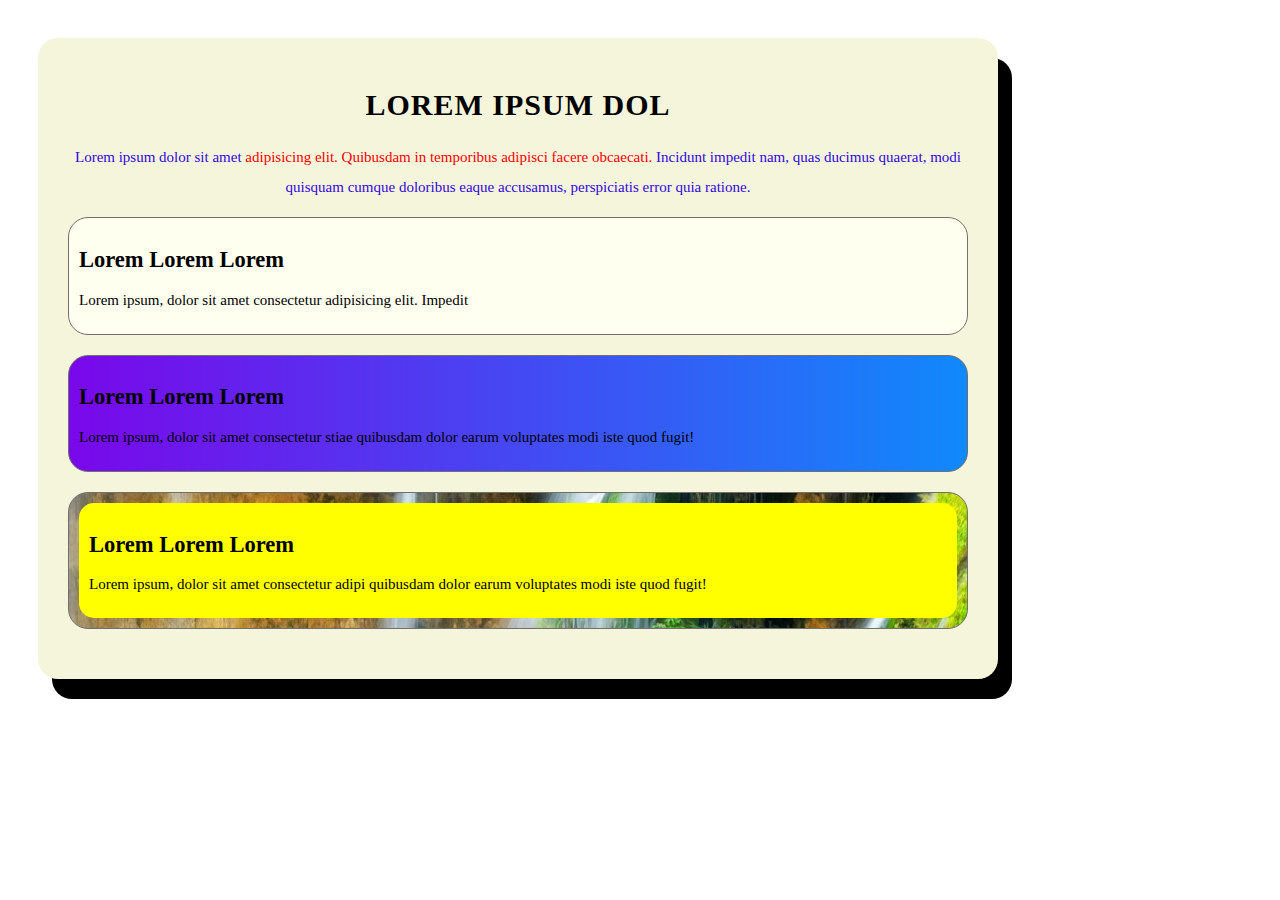
<file: index.html>
<!DOCTYPE html>
<html lang="en">
<head>
    <meta charset="UTF-8">
    <meta name="viewport" content="width=device-width, initial-scale=1.0">
    <title>Document</title>
    <link rel="stylesheet" href="style.css">
</head>
<body>
    <div class="okvir">
           <h1>Lorem ipsum dol</h1>
           <p class="podnaslov">
            Lorem ipsum dolor sit amet <span class="naglasak"> adipisicing elit. Quibusdam in temporibus adipisci facere obcaecati.</span> Incidunt impedit nam, quas ducimus quaerat, modi quisquam cumque doloribus eaque accusamus, perspiciatis error quia ratione.
           </p>
    <div class="blok1">
            <h2>Lorem Lorem Lorem</h2>
            <p>Lorem ipsum, dolor sit amet consectetur adipisicing elit. Impedit </p>
    </div>
           <div class="blok2">
            <h2>Lorem Lorem Lorem</h2>
            <p>Lorem ipsum, dolor sit amet consectetur stiae quibusdam dolor earum voluptates modi iste quod fugit!</p>
    </div>
           <div class="blok3">
            <div class="tekst">
            <h2>Lorem Lorem Lorem</h2>
            <p>Lorem ipsum, dolor sit amet consectetur adipi quibusdam dolor earum voluptates modi iste quod fugit!</p>
            </div>
    </div>
    </div>
</body>
</html>
</file>
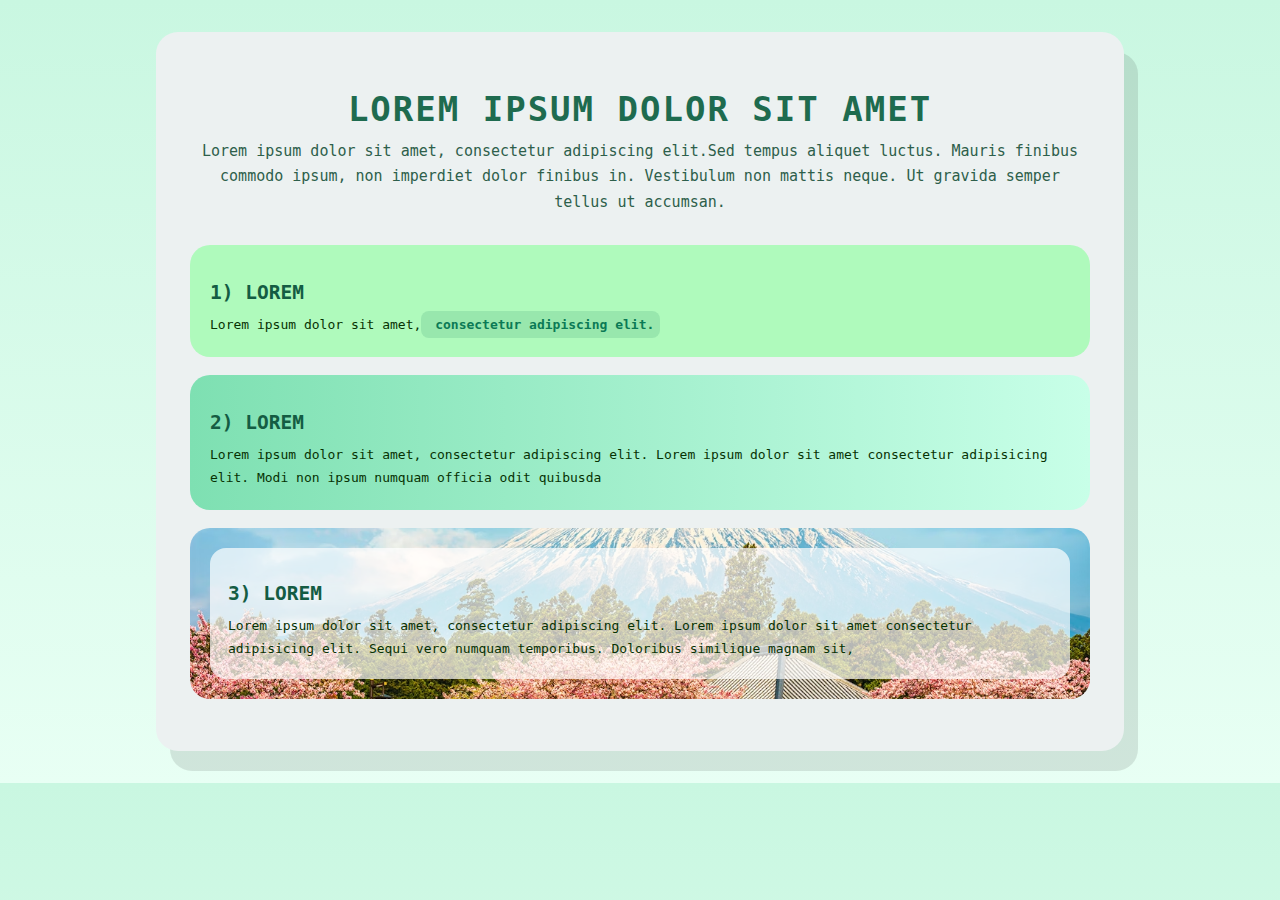
<file: 2-kontrolni-zadatak-Filip-Dropulja/index.html>
<!DOCTYPE html>
<html lang="en">
<head>
    <meta charset="UTF-8">
    <meta name="viewport" content="width=device-width, initial-scale=1.0">
    <link rel="stylesheet" href="style.css">
    <title>Praktična provjera</title>
</head>
<body>
    <div class="glavni-okvir">
            <h1>Lorem ipsum dolor sit amet</h1>
        <p class="podnaslov">
            Lorem ipsum dolor sit amet, consectetur adipiscing elit.Sed tempus aliquet luctus. Mauris finibus commodo ipsum, non imperdiet dolor finibus in. Vestibulum non mattis neque. Ut gravida semper tellus ut accumsan.
        <div class="blok jednobojno">
            <h2>1) Lorem</h2>
            <p> Lorem ipsum dolor sit amet,<span class="naglasak"> consectetur adipiscing elit.</span></p>
        </div>
        <div class="blok gradijent">
            <h2>2) Lorem</h2>
            <p> Lorem ipsum dolor sit amet, consectetur adipiscing elit. Lorem ipsum dolor sit amet consectetur adipisicing elit. Modi non ipsum numquam officia odit quibusda</p>
        </div>
        <div class="blok slika">
            <div class="overlay">
                <h2>3) Lorem</h2>
                <p> Lorem ipsum dolor sit amet, consectetur adipiscing elit. Lorem ipsum dolor sit amet consectetur adipisicing elit. Sequi vero numquam temporibus. Doloribus similique magnam sit, </p>
            </div>
    </div>
</body>
</html>
</file>
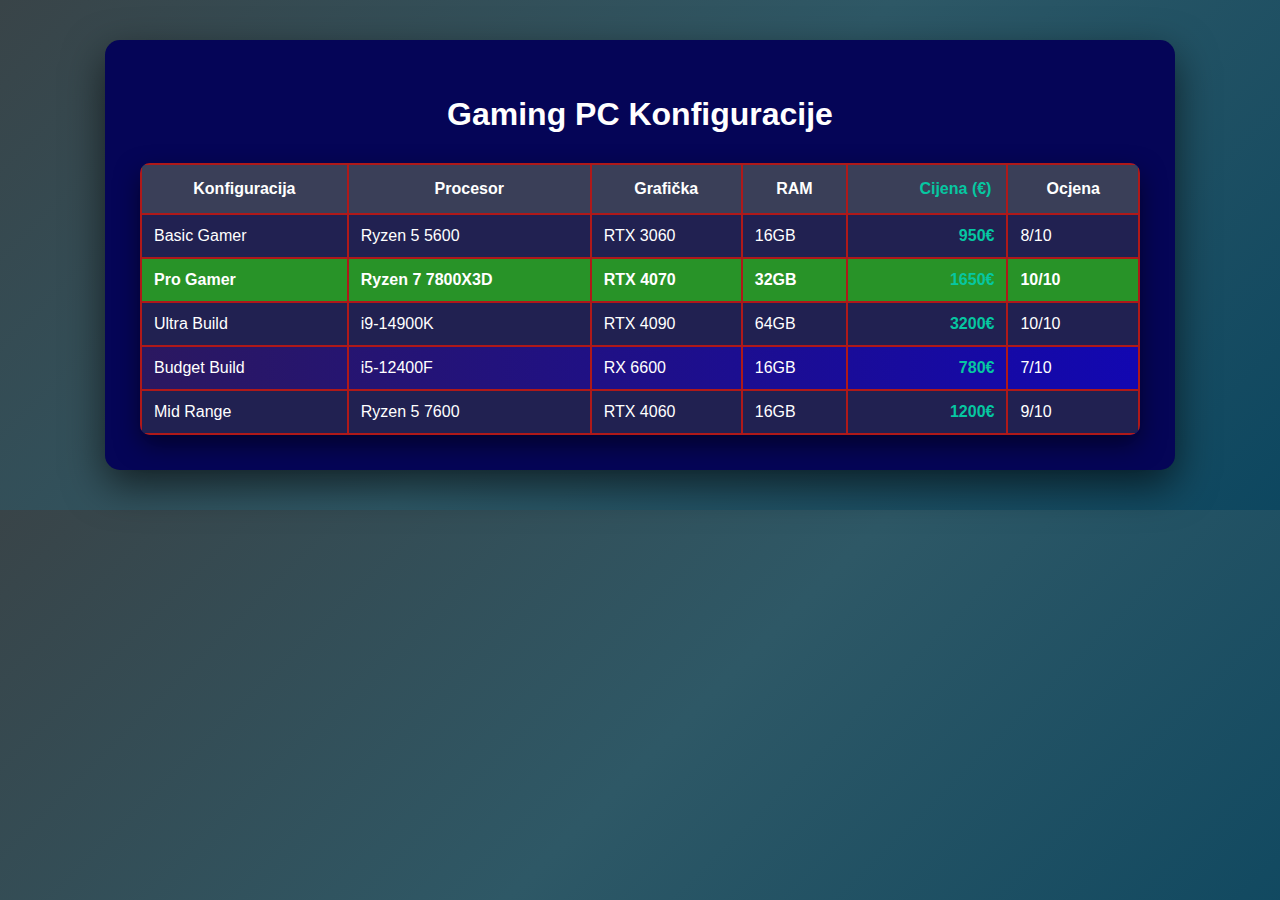
<file: css-tablica-konfiguracije-filip-dropulja/index.html>
<!DOCTYPE html>
<html lang="hr">
<head>
    <meta charset="UTF-8">
    <title>Gaming Konfiguracije</title>
    <link rel="stylesheet" href="style.css">
</head>
<body>

<div class="container">

    <h1>Gaming PC Konfiguracije</h1>

    <table>
        <tr>
            <th>Konfiguracija</th>
            <th>Procesor</th>
            <th>Grafička</th>
            <th>RAM</th>
            <th class="cijena">Cijena (€)</th>
            <th>Ocjena</th>
        </tr>

        <tr>
            <td>Basic Gamer</td>
            <td>Ryzen 5 5600</td>
            <td>RTX 3060</td>
            <td>16GB</td>
            <td class="cijena">950€</td>
            <td>8/10</td>
        </tr>

        <tr class="preporuceno">
            <td>Pro Gamer</td>
            <td>Ryzen 7 7800X3D</td>
            <td>RTX 4070</td>
            <td>32GB</td>
            <td class="cijena">1650€</td>
            <td>10/10</td>
        </tr>

        <tr>
            <td>Ultra Build</td>
            <td>i9-14900K</td>
            <td>RTX 4090</td>
            <td>64GB</td>
            <td class="cijena">3200€</td>
            <td>10/10</td>
        </tr>

        <tr>
            <td>Budget Build</td>
            <td>i5-12400F</td>
            <td>RX 6600</td>
            <td>16GB</td>
            <td class="cijena">780€</td>
            <td>7/10</td>
        </tr>

        <tr>
            <td>Mid Range</td>
            <td>Ryzen 5 7600</td>
            <td>RTX 4060</td>
            <td>16GB</td>
            <td class="cijena">1200€</td>
            <td>9/10</td>
        </tr>

    </table>

</div>

</body>
</html>
</file>
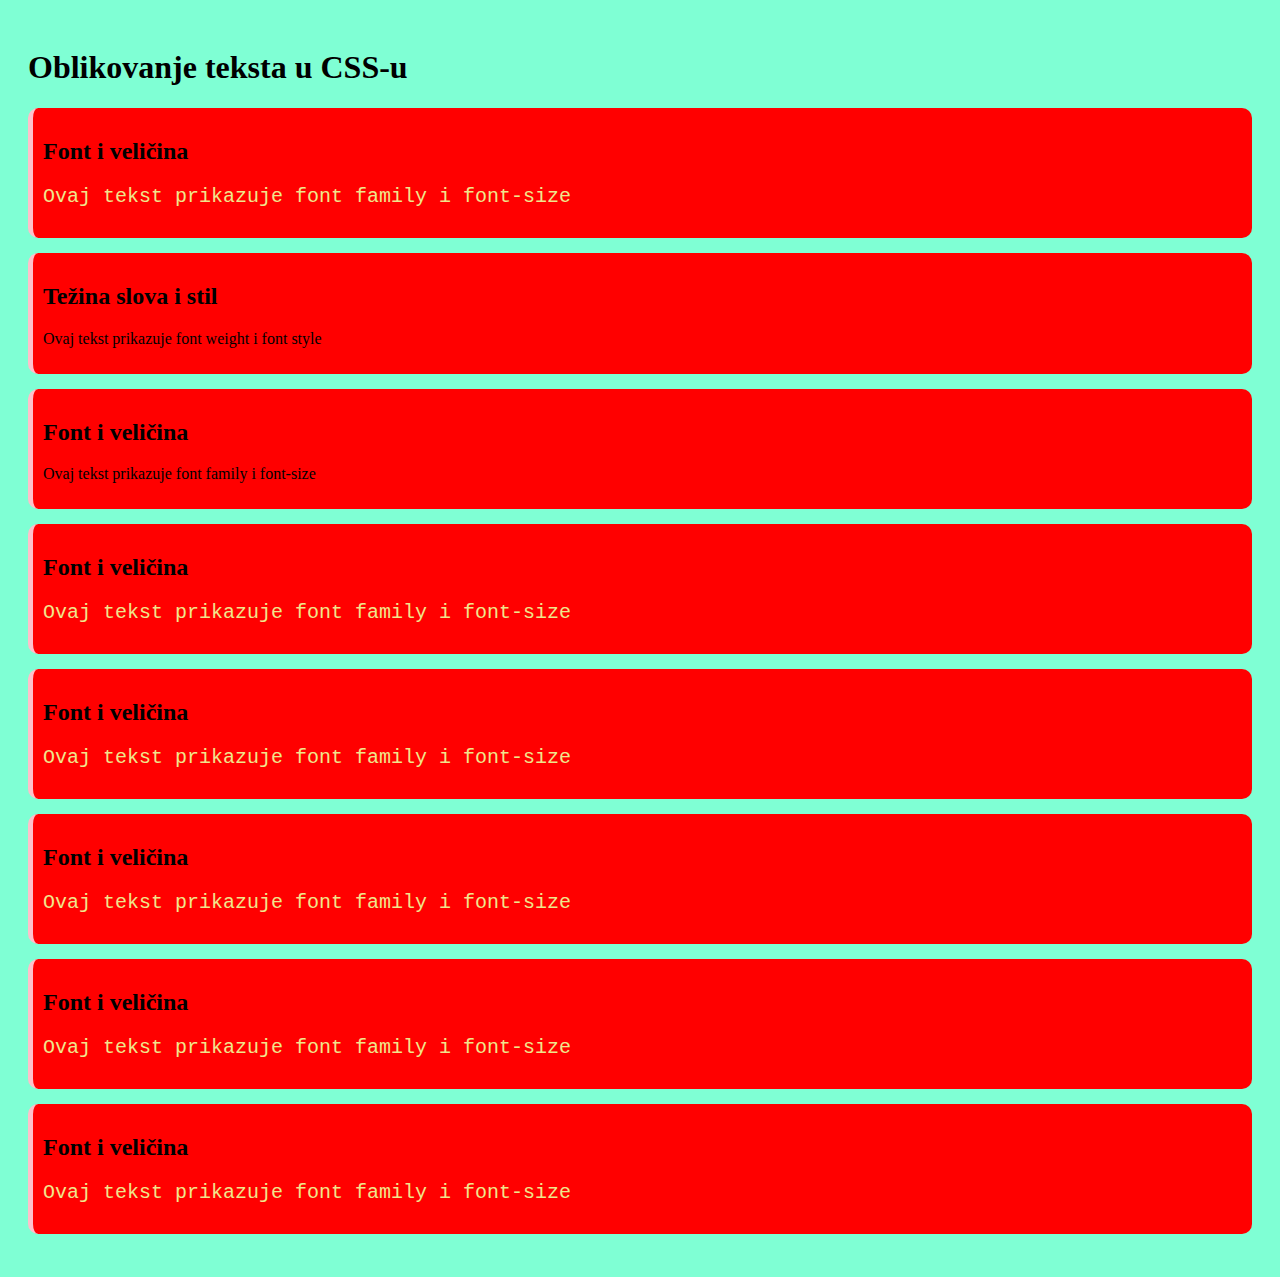
<file: Oblikovanje-teksta/index.html>
<!DOCTYPE html>
<html lang="en">
<head>
    <meta charset="UTF-8">
    <meta name="viewport" content="width=device-width, initial-scale=1.0">
    <link rel="stylesheet" href="Stil.css">
    <title>Oblikovanje teksta</title>
</head>
<body>
    <h1>Oblikovanje teksta u CSS-u</h1>
    <div class="kartica">
        <h2>Font i veličina</h2>
        <p class="font">
            Ovaj tekst prikazuje font family i font-size
        </p>
    </div>
    <div class="kartica">
        <h2>Težina slova i stil</h2>
        <p class="tezina">
            Ovaj tekst prikazuje font weight i font style
        </p>
    </div>
    <div class="kartica">
        <h2>Font i veličina</h2>
        <p class="razmaci">
            Ovaj tekst prikazuje font family i font-size
        </p>
    </div>
    <div class="kartica">
        <h2>Font i veličina</h2>
        <p class="font">
            Ovaj tekst prikazuje font family i font-size
        </p>
    </div>
    <div class="kartica">
        <h2>Font i veličina</h2>
        <p class="font">
            Ovaj tekst prikazuje font family i font-size
        </p>
    </div>
    <div class="kartica">
        <h2>Font i veličina</h2>
        <p class="font">
            Ovaj tekst prikazuje font family i font-size
        </p>
    </div>
    <div class="kartica">
        <h2>Font i veličina</h2>
        <p class="font">
            Ovaj tekst prikazuje font family i font-size
        </p>
    </div>
    <div class="kartica">
        <h2>Font i veličina</h2>
        <p class="font">
            Ovaj tekst prikazuje font family i font-size
        </p>
    </div>
</body>
</html>
</file>
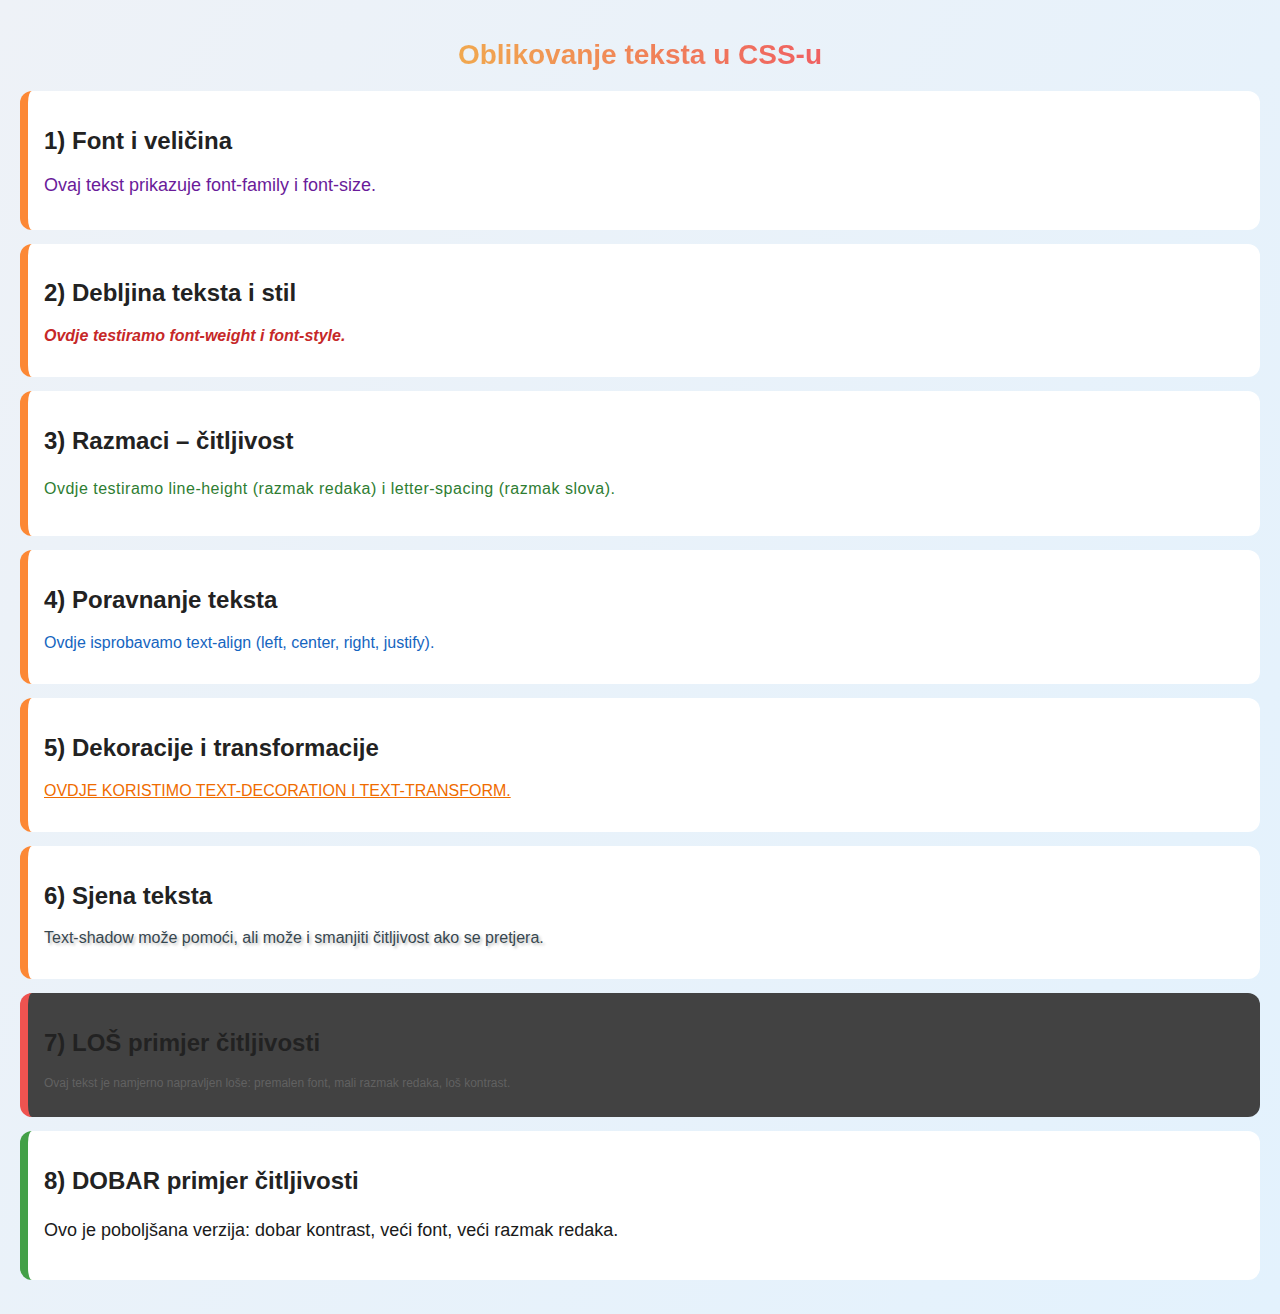
<file: oblikovanje-teksta/index.html>
<!DOCTYPE html>
<html lang="hr">
    <head>
        <meta charset="UTF-8">
        <meta name="viewport" content="width=device-width, initial-scale=1.0">
        <title>Oblikovanje teksta u CSS-u</title>

        <!-- Povezujemo vanjsku CSS datoteku -->
        <link rel="stylesheet" href="stil.css">
    </head>
    <body>

    <h1 class="gradient-tekst">Oblikovanje teksta u CSS-u</h1>

    <section class="kartica">
        <h2>1) Font i veličina</h2>
        <p class="font">
        Ovaj tekst prikazuje font-family i font-size.
        </p>
    </section>

    <section class="kartica">
        <h2>2) Debljina teksta i stil</h2>
        <p class="tezina">
        Ovdje testiramo font-weight i font-style.
        </p>
    </section>

    <section class="kartica">
        <h2>3) Razmaci – čitljivost</h2>
        <p class="razmaci">
        Ovdje testiramo line-height (razmak redaka) i letter-spacing (razmak slova).
        </p>
    </section>

    <section class="kartica">
        <h2>4) Poravnanje teksta</h2>
        <p class="poravnanje">
        Ovdje isprobavamo text-align (left, center, right, justify).
        </p>
    </section>

    <section class="kartica">
        <h2>5) Dekoracije i transformacije</h2>
        <p class="dekoracija">
        Ovdje koristimo text-decoration i text-transform.
        </p>
    </section>

    <section class="kartica">
        <h2>6) Sjena teksta</h2>
        <p class="sjena">
        Text-shadow može pomoći, ali može i smanjiti čitljivost ako se pretjera.
        </p>
    </section>

    <section class="kartica lose">
        <h2>7) LOŠ primjer čitljivosti</h2>
        <p class="los-tekst">
        Ovaj tekst je namjerno napravljen loše: premalen font, mali razmak redaka, loš kontrast.
        </p>
    </section>

    <section class="kartica dobro">
        <h2>8) DOBAR primjer čitljivosti</h2>
        <p class="dobar-tekst">
        Ovo je poboljšana verzija: dobar kontrast, veći font, veći razmak redaka.
        </p>
    </section>

    </body>
</html>
</file>
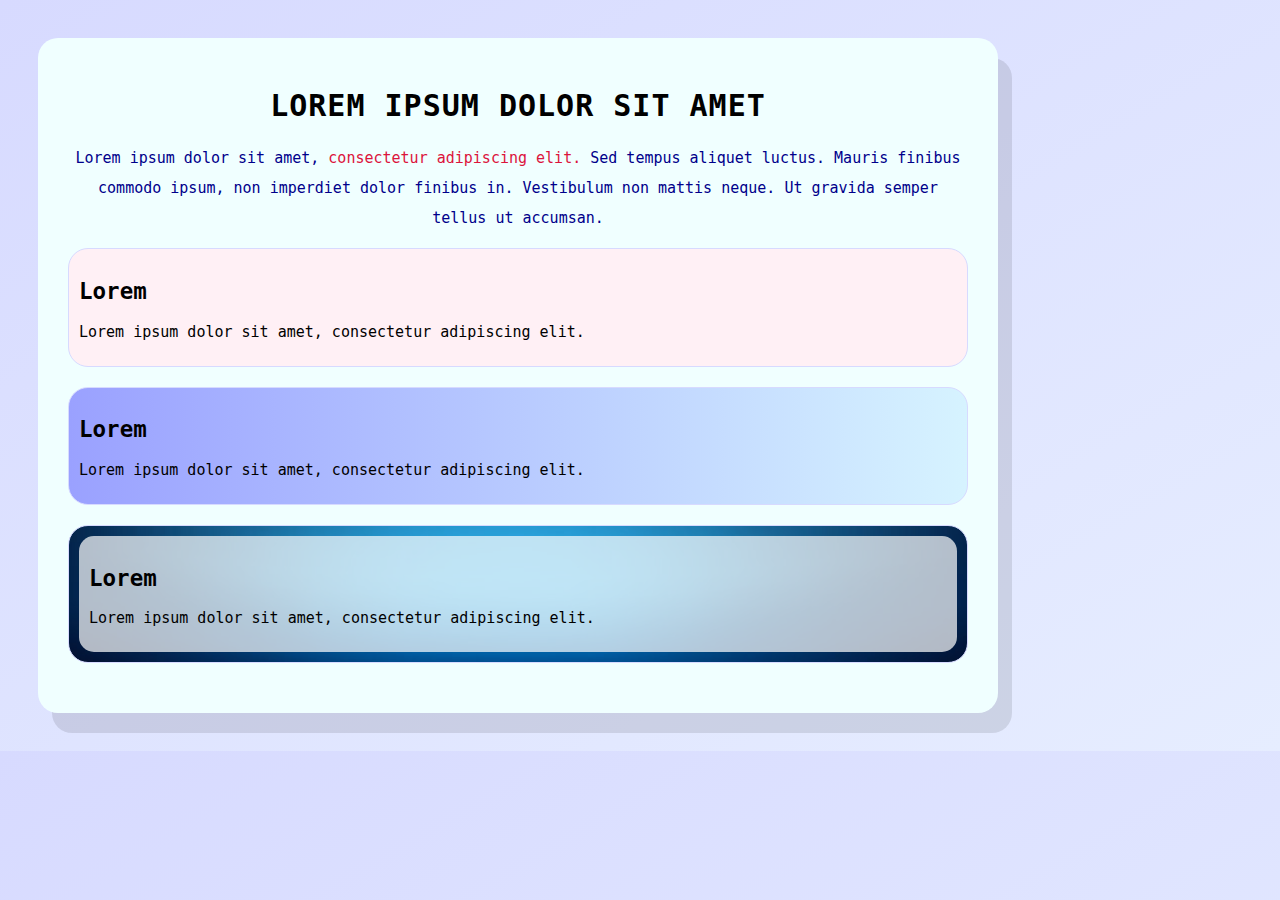
<file: primjer-2-prakticne-provjere/index.html>
<!DOCTYPE html>
<html lang="en">
<head>
    <meta charset="UTF-8">
    <meta name="viewport" content="width=device-width, initial-scale=1.0">
    <link rel="stylesheet" href="style.css">
    <title>Primjer praktične provjere</title>
</head>
<body>
    <div class="okvir">
        <h1>Lorem ipsum dolor sit amet</h1>
        <p class="podnaslov">
            Lorem ipsum dolor sit amet, <span class="naglasak"> consectetur adipiscing elit.</span> Sed tempus aliquet luctus. Mauris finibus commodo ipsum, non imperdiet dolor finibus in. Vestibulum non mattis neque. Ut gravida semper tellus ut accumsan.
        <div class="blok1">
            <h2>Lorem</h2>
            <p> Lorem ipsum dolor sit amet, consectetur adipiscing elit.</p>
        </div>
        <div class="blok2">
            <h2>Lorem</h2>
            <p> Lorem ipsum dolor sit amet, consectetur adipiscing elit.</p>
        </div>
        <div class="blok3">
            <div class="tekst">
                <h2>Lorem</h2>
                <p> Lorem ipsum dolor sit amet, consectetur adipiscing elit.</p>
            </div>
        </div>
    </div>
</body>
</html>
</file>
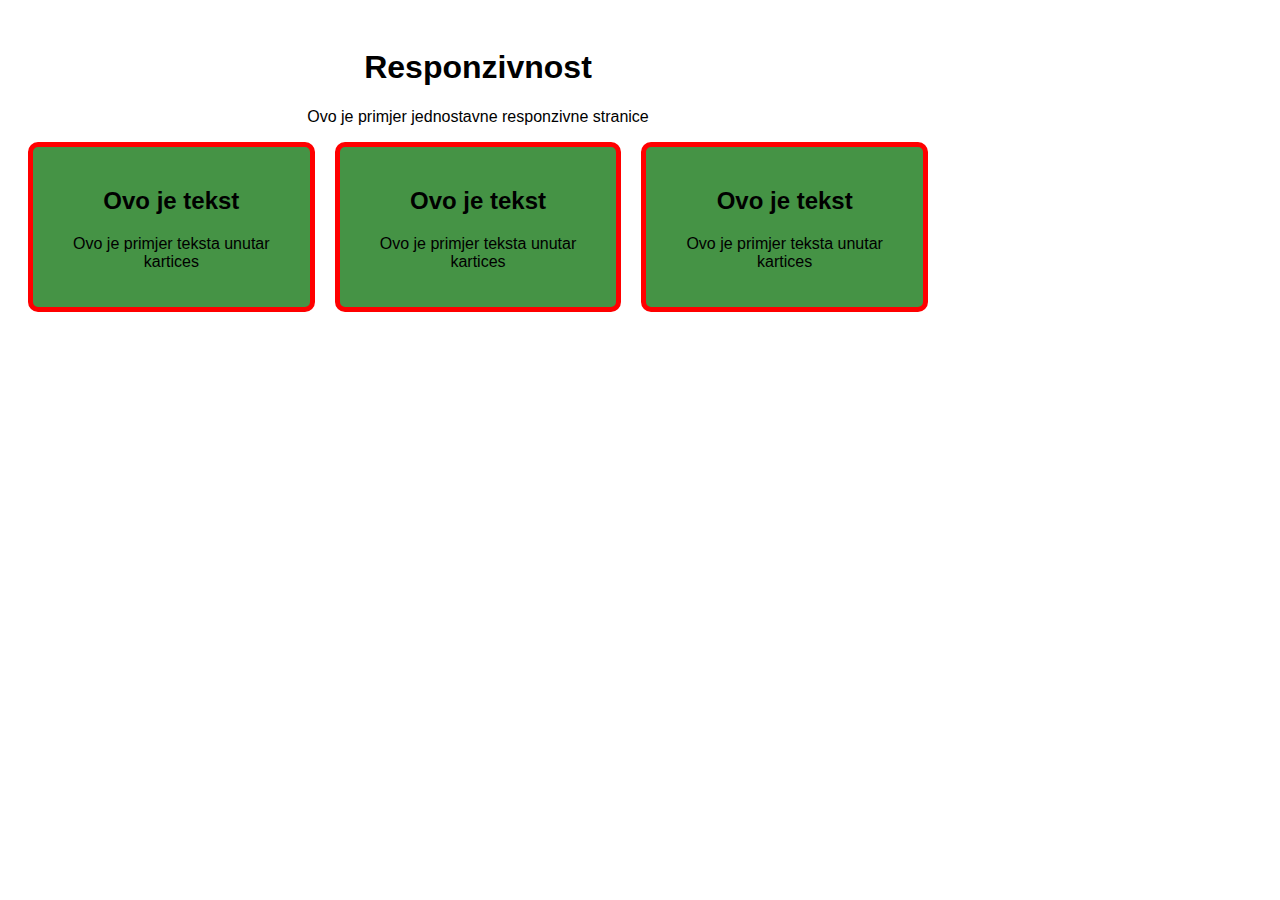
<file: responzivnost-primjer/index.html>
<!DOCTYPE html>
<html lang="hr">
<head>
    <meta charset="UTF-8">
    <meta name="viewport" content="width=device-width, initial-scale=1.0">
    <title>Document</title>
    <link rel="stylesheet" href="style.css">
</head>
<body>
    <main class="okvir">
     <h1>Responzivnost</h1>
     <p class="uvod">Ovo je primjer jednostavne responzivne stranice</p>
     <div class="glavna-kartica">
        <div class="kartica">
            <h2>Ovo je tekst</h2>
            <p>Ovo je primjer teksta unutar kartices</p>
        </div>
        <div class="kartica">
            <h2>Ovo je tekst</h2>
            <p>Ovo je primjer teksta unutar kartices</p>
        </div>
        <div class="kartica">
            <h2>Ovo je tekst</h2>
            <p>Ovo je primjer teksta unutar kartices</p>
        </div>
     </div>
    </main>
</body>
</html>
</file>
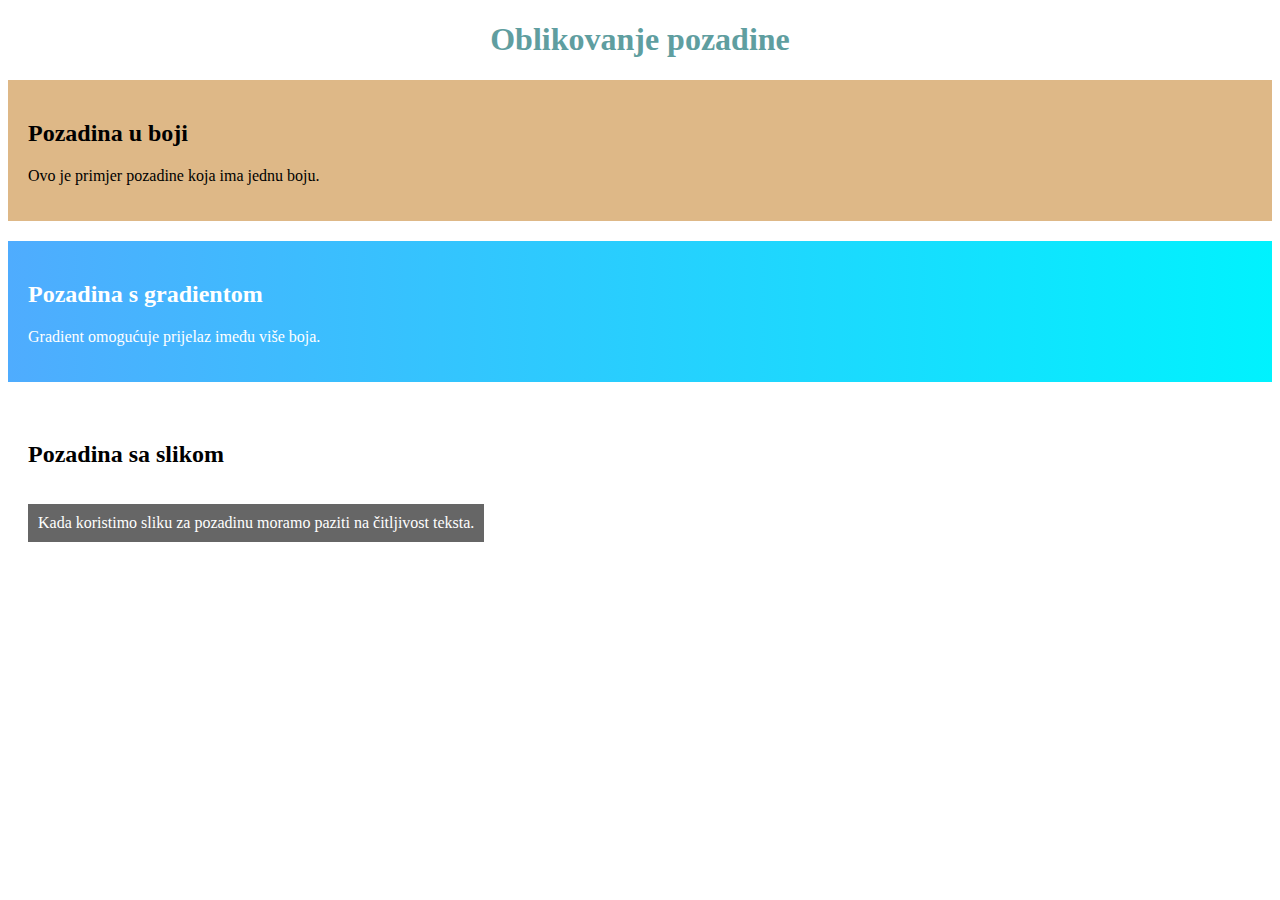
<file: oblikovanje-pozadine/oblikovanje-pozadine-A.html>
<!DOCTYPE html>
<html lang="en">
<head>
    <!-- Ovo je HTML komentar -->
    <meta charset="UTF-8">
    <meta name="viewport" content="width=device-width, initial-scale=1.0">
    <title>Oblikovanje pozadine</title>
    <style>
        h1{
            text-align: center;
            color: cadetblue;
            /* Ovo je CSS komentar */
        }
        .blok-boja{
            background-color: burlywood;
            padding: 20px;
            margin-bottom: 20px;
        }
        .blok-gradient{
            background: linear-gradient(to right, #4facfe, #00f2fe);
            color:white;
            padding: 20px;
            margin-bottom: 20px;
        }
        .blok-slika{
            background-image: url("https://www.ssnm.hr/wp-content/uploads/fbsoc.jpg");
            background-size: cover;
            background-position: center;
            padding: 20px;
            margin-bottom: 20px;
        }
        .tekst-okvir{
            background-color: rgba(0,0,0,0.6);
            color:white;
            padding:10px;
            display:inline-block;
        }
    </style>
</head>
<body>
    <h1>Oblikovanje pozadine</h1>
    <div class="blok-boja">
        <h2>Pozadina u boji</h2>
        <p>Ovo je primjer pozadine koja ima jednu boju.</p>
    </div>
    <div class="blok-gradient">
        <h2>Pozadina s gradientom</h2>
        <p>Gradient omogućuje prijelaz imeđu više boja.</p>
    </div>
    <div class="blok-slika">
        <h2>Pozadina sa slikom</h2>
        <p class="tekst-okvir">Kada koristimo sliku za pozadinu moramo paziti na čitljivost teksta.</p>
    </div>
</body>
</html>
</file>
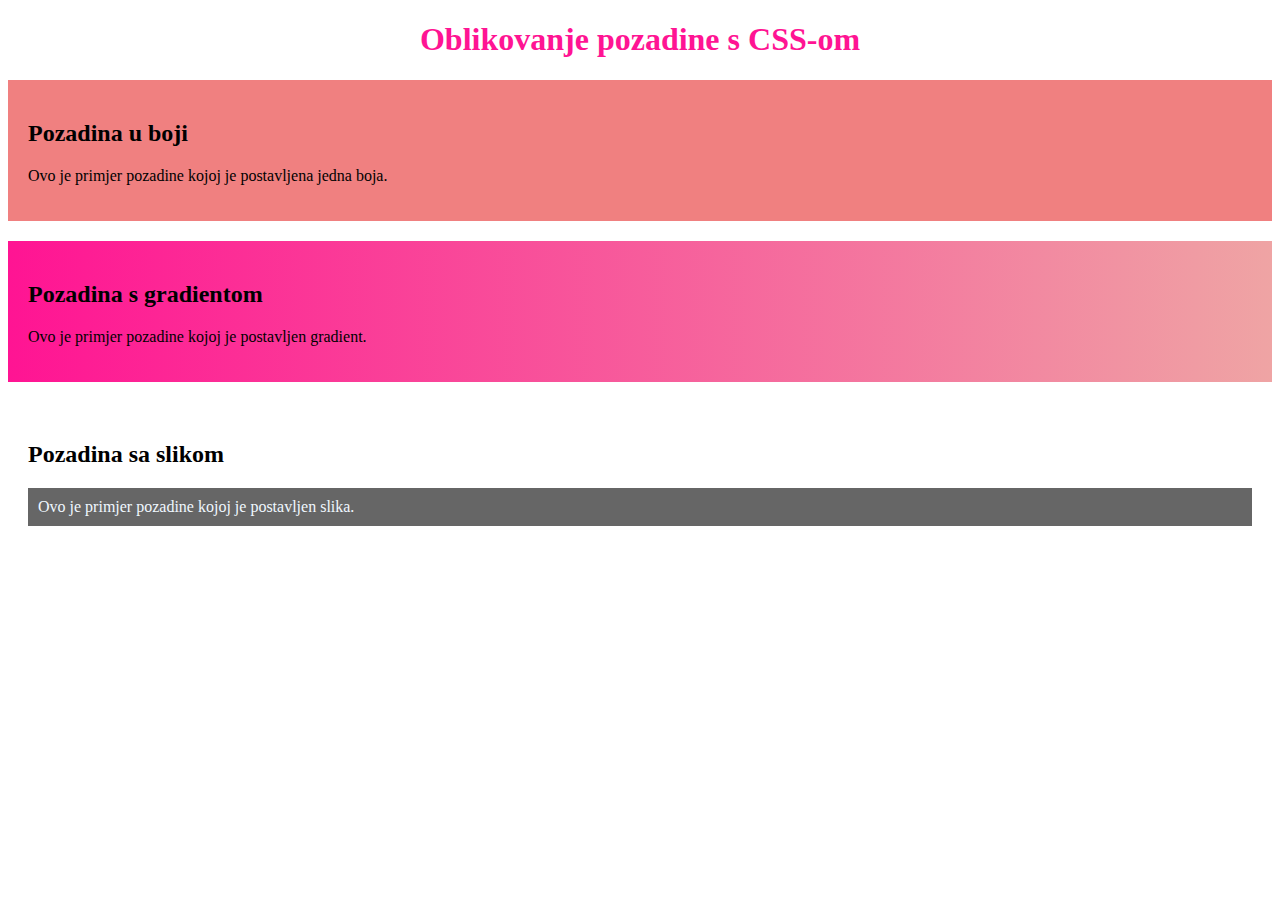
<file: oblikovanje-pozadine/oblikovanje-pozadine-B.html>
<!DOCTYPE html>
<html lang="en">
<head>
    <meta charset="UTF-8">
    <meta name="viewport" content="width=device-width, initial-scale=1.0">
    <title>Oblikovanje pozadine B</title>
    <style>
        h1{
            text-align: center;
            color: #ff1493;
        }
        .blok-boja{
            background-color: #f08080;
            padding: 20px;
            margin-bottom: 20px;
        }
        .blok-gradient{
            background: linear-gradient(to right, #ff1493, #efa4a4);
            padding: 20px;
            margin-bottom: 20px;
        }
        .blok-slika{
            background-image:url("https://www.ssnm.hr/wp-content/uploads/fbsoc.jpg");
            background-size: cover;
            background-position: center;
            padding: 20px;
            margin-bottom: 20px;
        }
        .okvir{
            background-color: rgba(0,0,0,0.6);
            color: aliceblue;
            padding: 10px;
        }
    </style>
</head>
<body>
    <h1>Oblikovanje pozadine s CSS-om</h1>
    <div class="blok-boja">
        <h2>Pozadina u boji</h2>
        <p>Ovo je primjer pozadine kojoj je postavljena jedna boja.</p>
    </div>
    <div class="blok-gradient">
        <h2>Pozadina s gradientom</h2>
        <p>Ovo je primjer pozadine kojoj je postavljen gradient.</p>
    </div>
    <div class="blok-slika">
        <h2>Pozadina sa slikom</h2>
        <p class="okvir">Ovo je primjer pozadine kojoj je postavljen slika.</p>
    </div>
</body>
</html>
</file>
<file: style.css>
body {
    padding: 30px;
    background:linear-gradient(150deg,pink green);
    font-family: Cambria, Cochin, Georgia, Times, 'Times New Roman', serif;
}
.okvir {
    max-width: 900px;
    background-color: beige;
    border-radius: 20px;
    padding: 30px;
    box-shadow: 14px 20px rgba(0, 0, 0, 1);
}
h1 {
    text-align: center;
    letter-spacing: 1px;
    text-transform: uppercase;
    font-size: 30px;
}
.podnaslov {
    text-align: center;
    font-size: 15px;
    line-height: 2;
    color: rgb(50, 7, 222);
}
.blok1 {
   font-size: 15px;
   background-color: ivory;
   border-radius: 20px;
   border: 1px solid #746f6f;
   padding: 10px;
   margin-bottom: 20px;
}
.blok2{
     font-size: 15px;
   background:linear-gradient(90deg, #7908ea,#1089fb);
   border-radius: 20px;
   border: 1px solid #746f6f;
   padding: 10px;
   margin-bottom: 20px;
}
.blok3 {
    font-size: 15px;
   background-image: url(pozadina.jpg);
   background-size: center;
   background-position: center;
   border-radius: 20px;
   border: 1px solid #746f6f;
   padding: 10px;
   margin-bottom: 20px;
}
.tekst{
    background: rgba(255, 255, 0, 1);
    border-radius: 15px;
    padding: 10px;
}
.naglasak{
    color: red;
    text-decoration: solid;
}
</file>
<file: 2-kontrolni-zadatak-Filip-Dropulja/style.css>
body{
    padding: 32px;
    background:linear-gradient(#c9f7e1, #e8fff4);
    font-family: monospace;
    margin: 0;
}

.glavni-okvir{
    max-width: 900px;
    background-color: rgb(236, 241, 241);
    border-radius: 22px;
    padding: 34px;
    box-shadow: 14px 20px rgba(0,0,0,0.10);
    border: thin;
    box-shadow: 15px;
    margin: auto;
}

h1{
    text-align: center;
    letter-spacing: 2px;
    text-transform: uppercase;
    font-size: 34px;
    margin-bottom: 10px;    
    color: #1e6b4f;
}

.podnaslov{
    text-align: center;
    font-size: 15px;
    color: darkblue;
    margin-bottom: 30px;
    line-height: 1.7;
    color: #2e5f4b;
}

.blok{
    border-radius: 20px;
    border: 1px solid thin #d7daff;
    padding: 20px;
    margin-bottom: 18px;
    margin-top: 18px;
}

h2{
    margin-bottom: 10px;
    text-transform: uppercase;
    letter-spacing: 1.6;
    color: #145c43;
}
p{
    margin: 0;
    line-height: 1.75;
    color: rgb(7, 50, 3);
}

.jednobojno{
    background-color: rgb(175, 250, 188);
}

.gradijent{
    background:linear-gradient(90deg, #7ee0b2, #c8ffe8);
}

.slika{
    background-image:url("slika.jpg");
    background-size: cover;
    background-position: center;
}

.overlay{
    background: rgba(255,255,255,0.70);
    border-radius: 16px;
    padding: 18px;
    border: thin;
}

.naglasak{
    font-weight: 700;
    color: #0b7a55;
    background-color: rgba(11,122,85,0.14);
    padding: 6px;
    border-radius: 8px;
}
</file>
<file: css-tablica-konfiguracije-filip-dropulja/style.css>
body {
    margin: 0;
    padding: 40px;
    font-family: Arial, sans-serif;
    background: linear-gradient(135deg, #394448, #2e5866, #0d4760);
    color: white;
}

.container {
    max-width: 1000px;
    margin: auto;
    background-color: #050557;
    padding: 35px;
    border-radius: 15px;
    box-shadow: 0 15px 40px rgba(0,0,0,0.6);
}

h1 {
    text-align: center;
    margin-bottom: 30px;
}

table {
    width: 100%;
    border-collapse: collapse;
    border-radius: 10px;
    overflow: hidden;
    box-shadow: 0 10px 25px rgba(0,0,0,0.5);
    background: linear-gradient(90deg,#2b1860,#1207b1);
}

th {
    background-color: #3a3f58;
    padding: 15px;
    border: 2px solid rgb(175, 25, 25);
}

td {
    padding: 12px;
    border: 2px solid rgb(175, 25, 25);
}

tr:nth-child(even) {
    background-color: #212151;
}

tr:hover {
    background-color: #3b3b61;
    transform: scale(1.01);
    transition: 0.3s;
}

.preporuceno {
    background-color: #289328 !important;
    font-weight: bold;
}

.cijena {
    text-align: right;
    font-weight: bold;
    color: #06c7a1;
}
</file>
<file: Oblikovanje-teksta/Stil.css>
body {
    background-color: aquamarine;
    padding: 20px;
}
.kartica {
    background-color: red;
    padding: 10px;
    margin-bottom: 15px;
    border-radius: 10px;
    border-left: 5px solid pink;
}
.font {
    font-family: 'Courier New', Courier, monospace;
    font-size: 20px;
    color: khaki;
}
</file>
<file: oblikovanje-teksta/stil.css>
body {
  font-family: Arial, sans-serif;
  margin: 0;
  padding: 20px;

  /* Blagi gradient pozadine */
  background: linear-gradient(120deg, #eef2f7, #e3f2fd);

  color: #222;
}

h1 {
  text-align: center;
  margin-bottom: 20px;
  color: #0d47a1;
}

/* Klasa "kartica" koju koristimo za sve <div> elemente */
.kartica {
  background-color: white;
  padding: 16px;
  margin-bottom: 14px;
  border-radius: 12px;
  border-left: 8px solid #fc8835;
}

/* FONT I VELIČINA */

.font {
  font-family: "Verdana", sans-serif;
  font-size: 18px;
  color: #6a1b9a; 
}

/* DEBLJINA I STIL */

.tezina {
  font-weight: 700;   
  font-style: italic; 
  color: #c62828;    
}

/* RAZMACI – ČITLJIVOST */

.razmaci {
  line-height: 1.8;      /* razmak redaka */
  letter-spacing: 0.5px; /* razmak slova */
  color: #2e7d32;        /* zelena */
}

/* PORAVNANJE */

.poravnanje {
  text-align: justify;
  color: #1565c0;
}

/* DEKORACIJE I TRANSFORMACIJE */

.dekoracija {
  text-decoration: underline;
  text-transform: uppercase;
  color: #ef6c00; 
}

/* SJENA TEKSTA */

.sjena {
  color: #37474f;
  text-shadow: 2px 2px 3px rgba(0,0,0,0.25);
}

/* BOJE – RAZLIČITI ZAPISI */

/* HEX zapis */
.boja-hex {
  color: #00897b;
}

/* RGB zapis */
.boja-rgb {
  color: rgb(233, 30, 99);
}

/* HSL zapis */
.boja-hsl {
  color: hsl(200, 70%, 40%);
}

/* KONTRAST – DOBAR VS LOŠ */

.kontrast-dobar {
  color: #111;
  background-color: #fff9c4;
  padding: 8px;
  border-radius: 6px;
}

.kontrast-los {
  color: #777;
  background-color: #9e9e9e;
  padding: 8px;
  border-radius: 6px;
}

/* GRADIENT TEKST */

.gradient-tekst {
  background: linear-gradient(80deg, #f2ff37, #ee0979);
  -webkit-background-clip: text;
  -webkit-text-fill-color: transparent;
  font-size: 28px;
  font-weight: bold;
}

/* PRIMJER LOŠE ČITLJIVOSTI */

.lose {
  background-color: #424242;
  border-left-color: #ef5350;
}

.los-tekst {
  color: #616161;   /* slab kontrast */
  font-size: 12px;  /* premalo */
  line-height: 1.0; /* zbijeno */
}

/* PRIMJER DOBRE ČITLJIVOSTI */

.dobro {
  background-color: #ffffff;
  border-left-color: #43a047;
}

.dobar-tekst {
  color: #1a1a1a;
  font-size: 18px;
  line-height: 1.7;
}
</file>
<file: primjer-2-prakticne-provjere/style.css>
body{
    padding: 30px;
    background:linear-gradient(150deg, #d7daff, #e6edff);
    font-family: monospace;
}

.okvir{
    max-width: 900px;
    background-color: azure;
    border-radius: 20px;
    padding: 30px;
    box-shadow: 14px 20px rgba(0,0,0,0.10);
}

h1{
    text-align: center;
    letter-spacing: 1px;
    text-transform: uppercase;
    font-size: 30px;
}

.podnaslov{
    text-align: center;
    font-size: 15px;
    line-height: 2;
    color: darkblue;
}

.blok1{
    font-size: 15px;
    background-color: lavenderblush;
    border-radius: 20px;
    border: 1px solid #d7daff;
    padding: 10px;
    margin-bottom: 20px;
}

.blok2{
    font-size: 15px;
    background:linear-gradient(90deg, #9aa1ff, #d6f3ff);
    border-radius: 20px;
    border: 1px solid #d7daff;
    padding: 10px;
    margin-bottom: 20px;
}

.blok3{
    font-size: 15px;
    background-image:url("pozadina.jpg");
    background-size: cover;
    background-position: center;
    border-radius: 20px;
    border: 1px solid #d7daff;
    padding: 10px;
    margin-bottom: 20px;
}

.tekst{
    background: rgba(255,255,255,0.70);
    border-radius: 15px;
    padding: 10px;
}

.naglasak{
    color: crimson;
    text-decoration: dotted;
}
</file>
<file: responzivnost-primjer/style.css>
body {
    margin: o;
    padding: 20px;
    font-family: Arial, Helvetica, sans-serif;
}
.okvir{
    max-width: 900px;
    margin: 0,auto;
    text-align: center;
}
.glavna-kartica {
    display: flex;
    gap: 20px;
}

.kartica {
    flex: 1;
    padding: 20px;
    background-color: rgb(69, 147, 69);
    border-radius: 10px;
    border: 5px,solid red;
}

@media(max-width:760px){
    .glavna-kartica{
        flex-direction: column;
    }
    body {
        background-color: cadetblue;
    }
}
</file>
